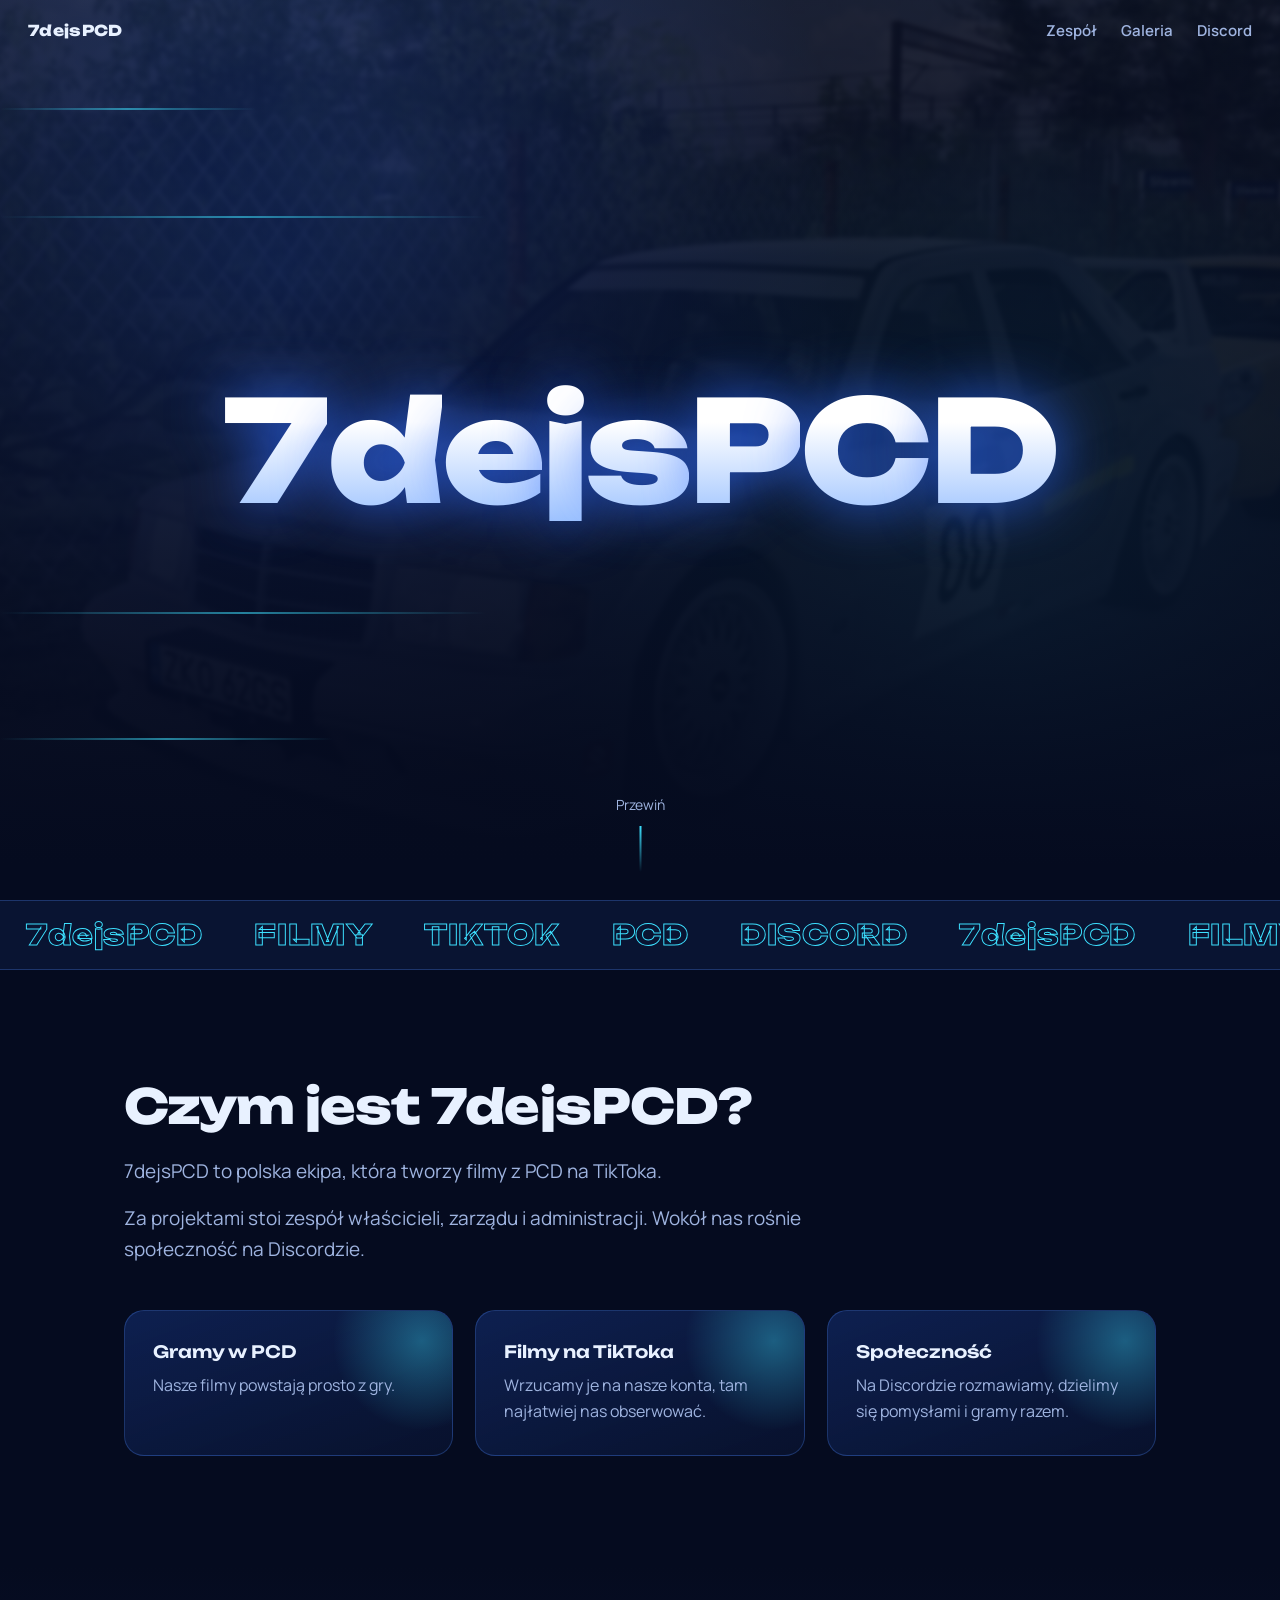
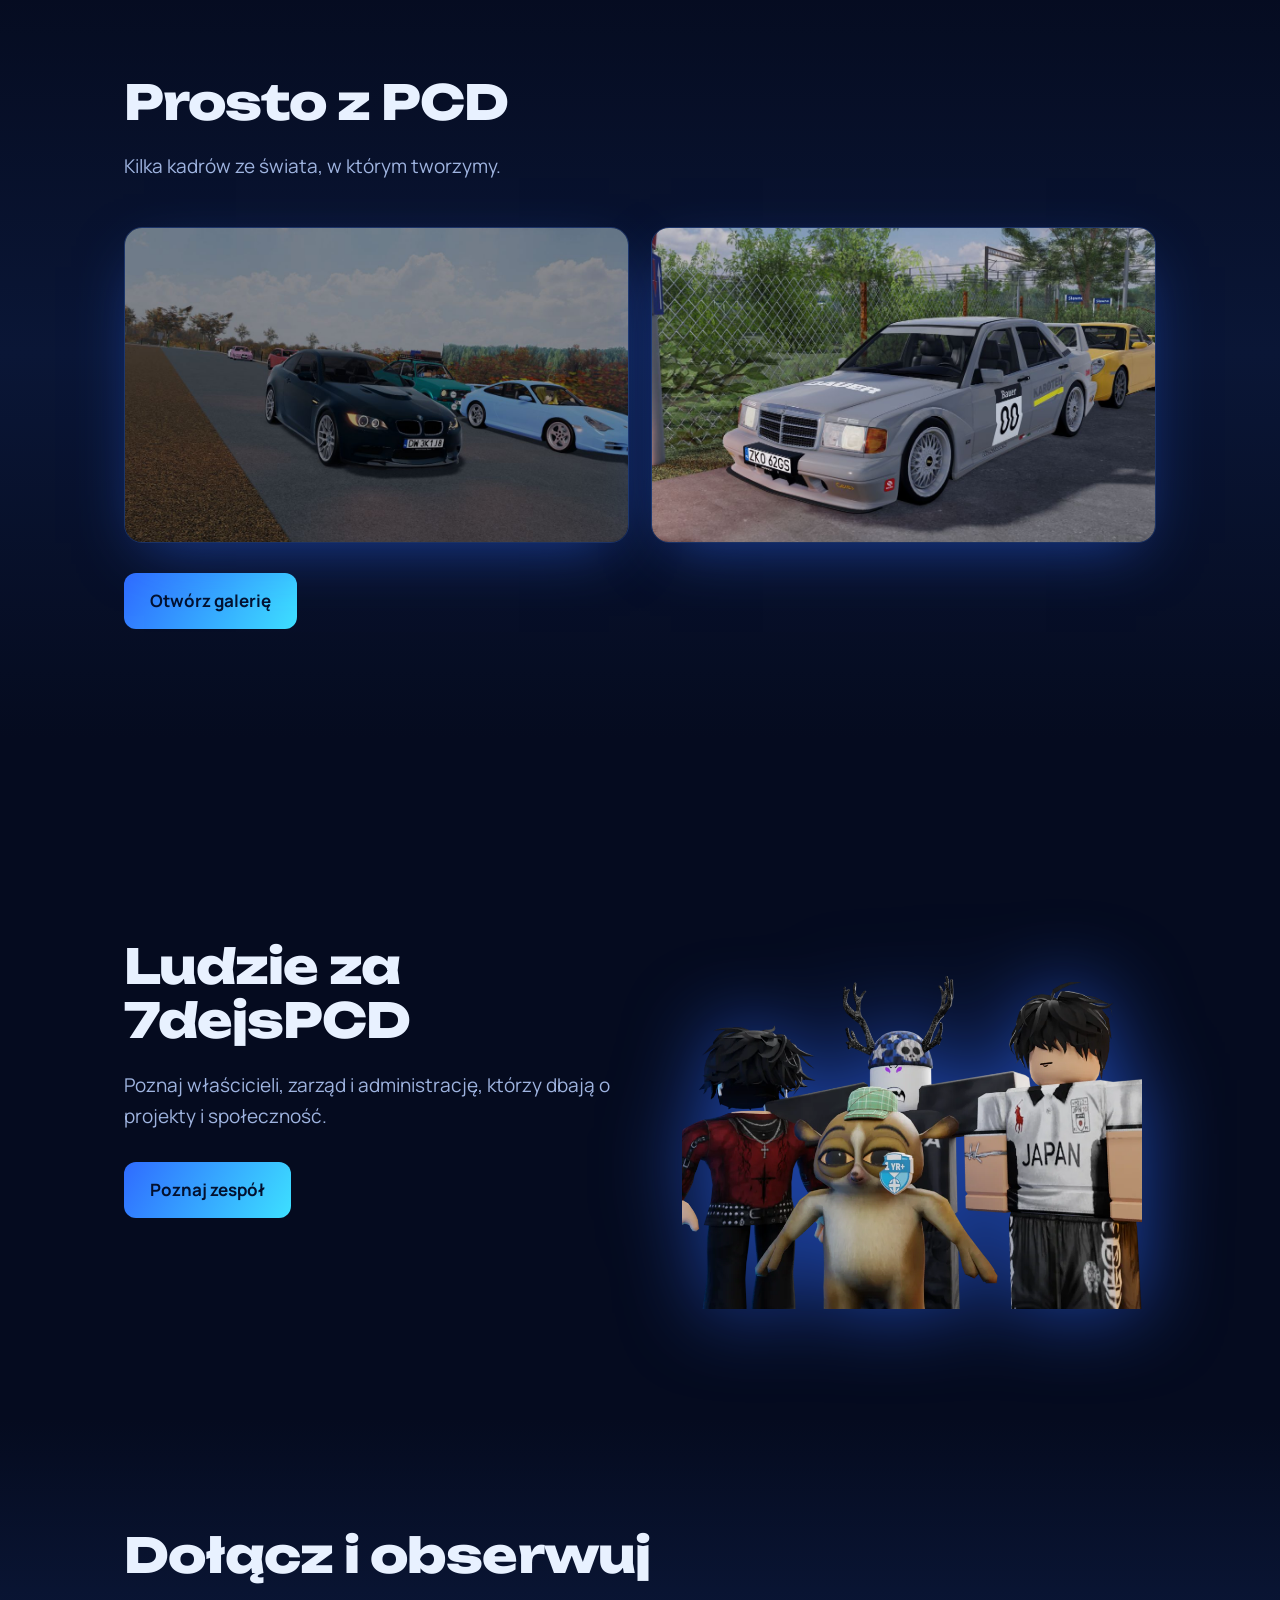
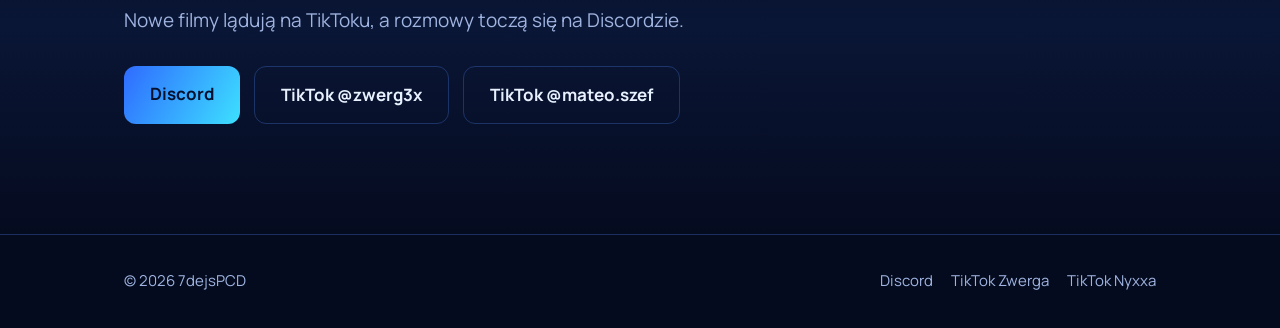
<file: index.html>
<!DOCTYPE html>
<html lang="pl"><head><meta charset="utf-8"><meta name="viewport" content="width=device-width, initial-scale=1">
<title>7dejsPCD</title><meta name="description" content="7dejsPCD – polska ekipa tworząca filmy z PCD na TikToka.">
<link rel="preconnect" href="https://fonts.googleapis.com"><link rel="preconnect" href="https://fonts.gstatic.com" crossorigin><link href="https://fonts.googleapis.com/css2?family=Manrope:wght@400;600;700;800&family=Unbounded:wght@600;800&display=swap" rel="stylesheet"><link rel="stylesheet" href="style.css"><link rel="icon" href="data:image/svg+xml,%3Csvg xmlns=%27http://www.w3.org/2000/svg%27 viewBox=%270 0 64 64%27%3E%3Crect width=%2764%27 height=%2764%27 rx=%2714%27 fill=%27%23050b1f%27/%3E%3Ctext x=%2732%27 y=%2744%27 font-size=%2734%27 font-family=%27Arial%27 font-weight=%27900%27 text-anchor=%27middle%27 fill=%27%233de0ff%27%3E7D%3C/text%3E%3C/svg%3E"><meta name="theme-color" content="#050b1f"><meta property="og:title" content="7dejsPCD"><meta property="og:description" content="Polska ekipa tworząca filmy z PCD na TikToka."><meta property="og:image" content="https://dsiadi.xyz/auto2.jpg"></head><body>
<nav><a class="logo" href="/">7dejsPCD</a><div class="links"><a href="zespol">Zespół</a><a href="galeria">Galeria</a><a href="https://discord.gg/8bWtaPtUAr">Discord</a></div></nav>
<header class="hero"><div class="bg"></div><div class="streak s1"></div><div class="streak s2"></div><div class="streak s3"></div><div class="streak s4"></div>
<h1 data-split>7dejsPCD</h1><a class="cue" href="#o-nas"><span>Przewiń</span><i></i></a></header>
<div class="ribbon" aria-hidden="true"><div><span>7dejsPCD</span><span>FILMY</span><span>TIKTOK</span><span>PCD</span><span>DISCORD</span><span>7dejsPCD</span><span>FILMY</span><span>TIKTOK</span><span>PCD</span><span>DISCORD</span><span>7dejsPCD</span><span>FILMY</span><span>TIKTOK</span><span>PCD</span><span>DISCORD</span><span>7dejsPCD</span><span>FILMY</span><span>TIKTOK</span><span>PCD</span><span>DISCORD</span><span>7dejsPCD</span><span>FILMY</span><span>TIKTOK</span><span>PCD</span><span>DISCORD</span><span>7dejsPCD</span><span>FILMY</span><span>TIKTOK</span><span>PCD</span><span>DISCORD</span><span>7dejsPCD</span><span>FILMY</span><span>TIKTOK</span><span>PCD</span><span>DISCORD</span><span>7dejsPCD</span><span>FILMY</span><span>TIKTOK</span><span>PCD</span><span>DISCORD</span></div></div>

<section id="o-nas"><div class="wrap">
<h2 class="reveal">Czym jest 7dejsPCD?</h2>
<p class="lead reveal" style="--d:.1s">7dejsPCD to polska ekipa, która tworzy filmy z PCD na TikToka.</p>
<p class="lead reveal" style="--d:.2s">Za projektami stoi zespół właścicieli, zarządu i administracji. Wokół nas rośnie społeczność na Discordzie.</p>
<div class="cards">
<div class="card reveal"><h3>Gramy w PCD</h3><p>Nasze filmy powstają prosto z gry.</p></div>
<div class="card reveal" style="--d:.12s"><h3>Filmy na TikToka</h3><p>Wrzucamy je na nasze konta, tam najłatwiej nas obserwować.</p></div>
<div class="card reveal" style="--d:.24s"><h3>Społeczność</h3><p>Na Discordzie rozmawiamy, dzielimy się pomysłami i gramy razem.</p></div>
</div></div></section>

<section class="alt"><div class="wrap">
<h2 class="reveal">Prosto z PCD</h2>
<p class="lead reveal" style="--d:.1s">Kilka kadrów ze świata, w którym tworzymy.</p>
<div class="shots">
<figure class="shot reveal"><img src="auto1.jpg" alt="Ciemne BMW M3 i inne auta na torze" loading="lazy"></figure>
<figure class="shot reveal" style="--d:.15s"><img src="auto2.jpg" alt="Szary Mercedes 190 z naklejkami wyścigowymi" loading="lazy"></figure>
</div>
<div class="row reveal"><a class="btn" href="galeria">Otwórz galerię</a></div>
</div></section>

<section><div class="wrap split">
<div><h2 class="reveal">Ludzie za 7dejsPCD</h2>
<p class="lead reveal" style="--d:.1s">Poznaj właścicieli, zarząd i administrację, którzy dbają o projekty i społeczność.</p>
<div class="row reveal" style="--d:.2s"><a class="btn" href="zespol">Poznaj zespół</a></div></div>
<img class="avatars reveal" src="avatary.webp" alt="Postacie członków zespołu 7dejsPCD" loading="lazy">
</div></section>

<section class="alt"><div class="wrap">
<h2 class="reveal">Dołącz i obserwuj</h2>
<p class="lead reveal" style="--d:.1s">Nowe filmy lądują na TikToku, a rozmowy toczą się na Discordzie.</p>
<div class="stats reveal" id="dc-stats" style="--d:.15s" hidden>
<div class="stat"><b id="dc-total">0</b><span>członków na Discordzie</span></div>
<div class="stat"><b id="dc-online">0</b><span><i class="dot"></i>online teraz</span></div>
</div>
<div class="row reveal" style="--d:.2s"><a class="btn" href="https://discord.gg/8bWtaPtUAr">Discord</a><a class="btn ghost" href="https://www.tiktok.com/@zwerg3x">TikTok @zwerg3x</a><a class="btn ghost" href="https://www.tiktok.com/@mateo.szef">TikTok @mateo.szef</a></div>
</div></section>
<footer><div class="wrap"><span>© 2026 7dejsPCD</span><span><a href="https://discord.gg/8bWtaPtUAr">Discord</a><a href="https://www.tiktok.com/@zwerg3x">TikTok Zwerga</a><a href="https://www.tiktok.com/@mateo.szef">TikTok Nyxxa</a></span></div></footer>
<script src="main.js"></script></body></html>
</file>
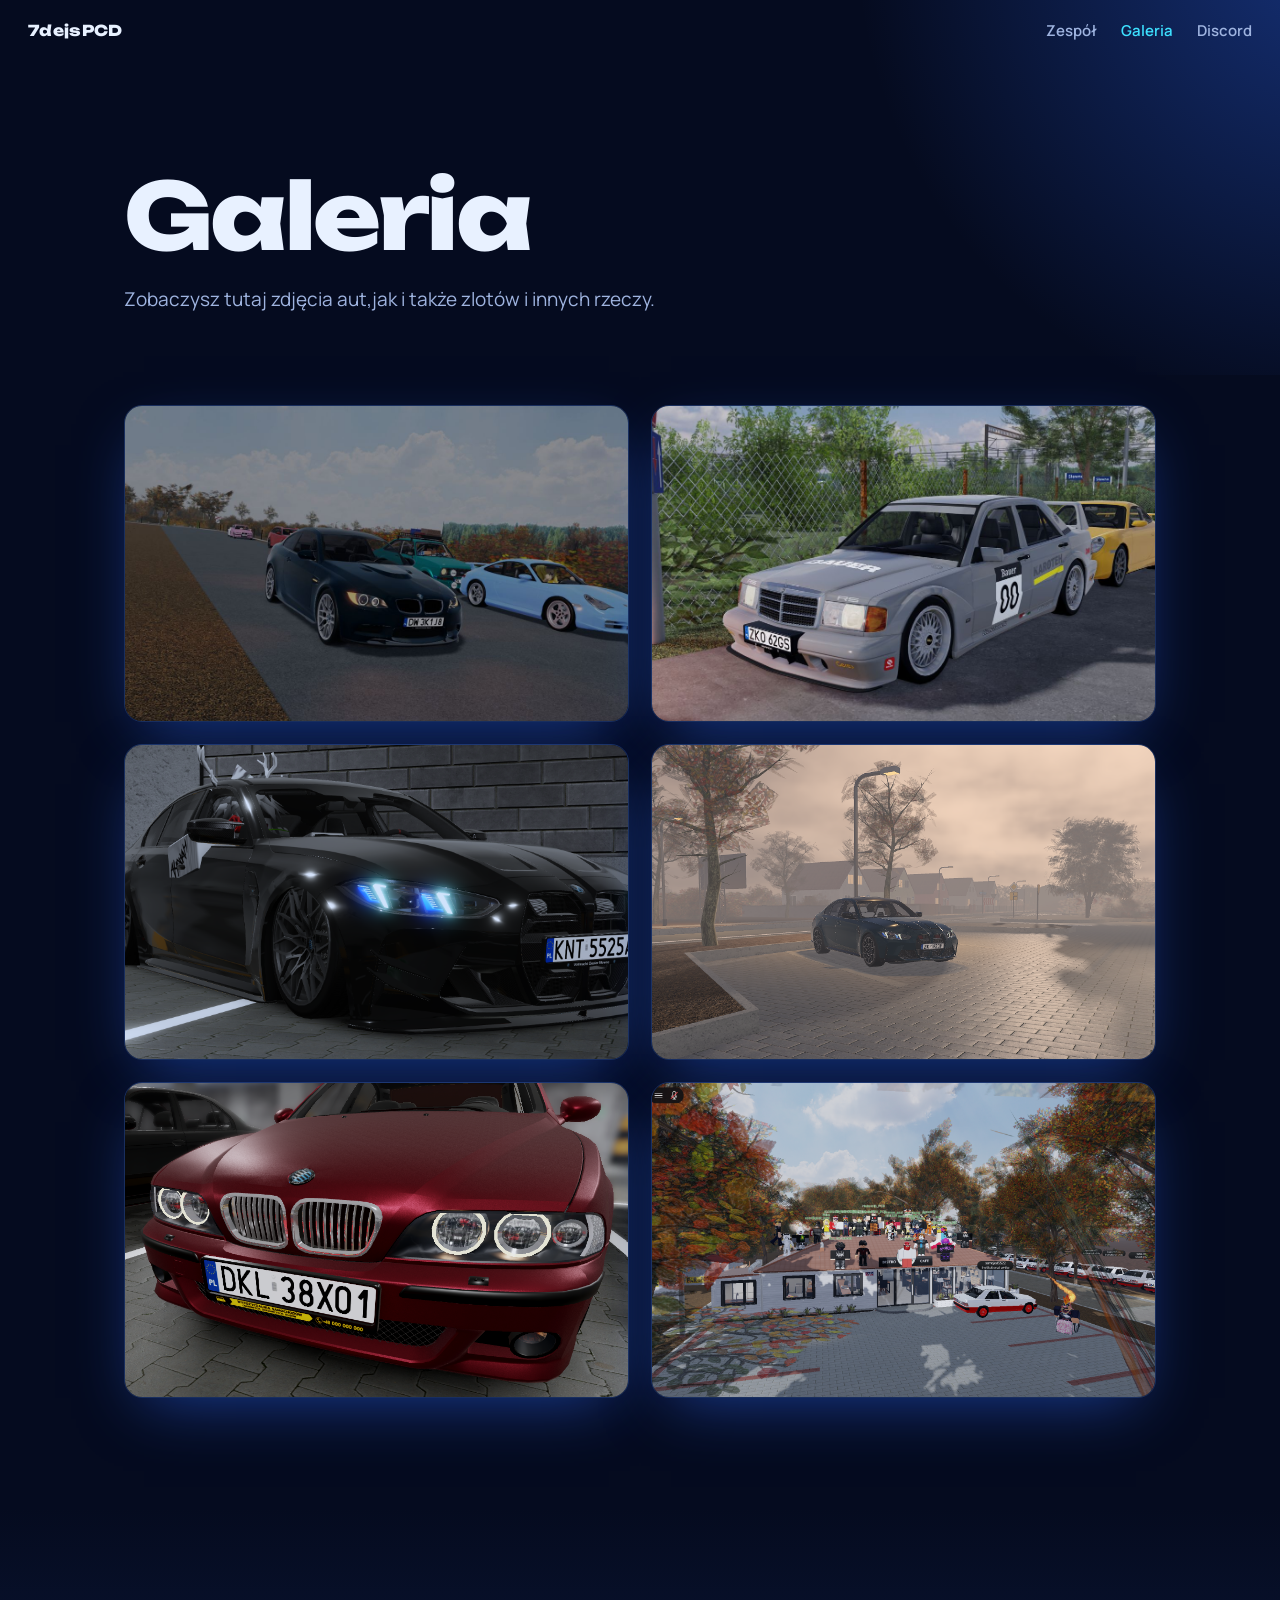
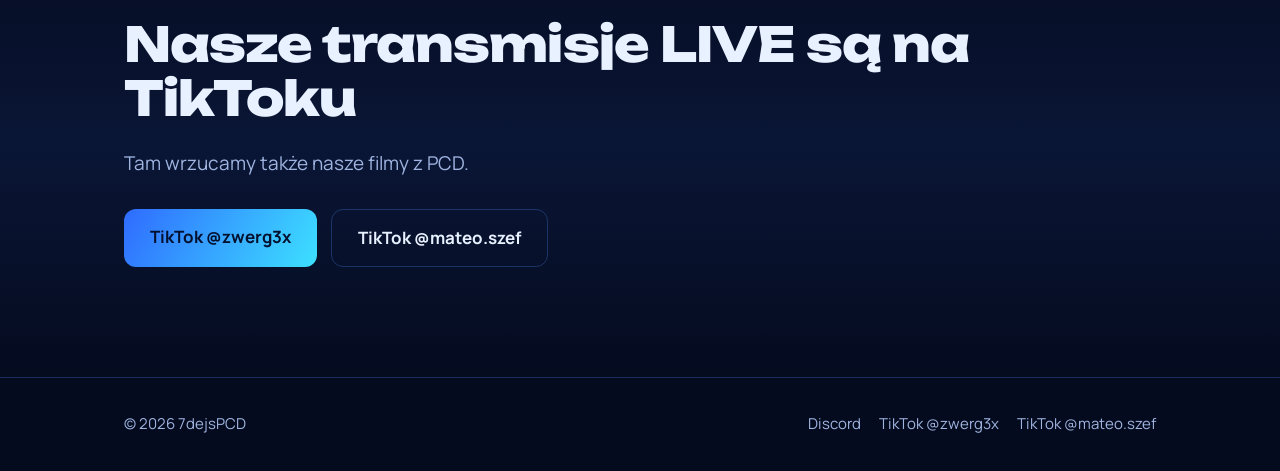
<file: galeria.html>
<!DOCTYPE html>
<html lang="pl"><head><meta charset="utf-8"><meta name="viewport" content="width=device-width, initial-scale=1">
<title>Galeria – 7dejsPCD</title><meta name="description" content="Kadry z PCD.">
<link rel="preconnect" href="https://fonts.googleapis.com"><link rel="preconnect" href="https://fonts.gstatic.com" crossorigin><link href="https://fonts.googleapis.com/css2?family=Manrope:wght@400;600;700;800&family=Unbounded:wght@600;800&display=swap" rel="stylesheet"><link rel="stylesheet" href="style.css"><link rel="icon" href="data:image/svg+xml,%3Csvg xmlns=%27http://www.w3.org/2000/svg%27 viewBox=%270 0 64 64%27%3E%3Crect width=%2764%27 height=%2764%27 rx=%2714%27 fill=%27%23050b1f%27/%3E%3Ctext x=%2732%27 y=%2744%27 font-size=%2734%27 font-family=%27Arial%27 font-weight=%27900%27 text-anchor=%27middle%27 fill=%27%233de0ff%27%3E7D%3C/text%3E%3C/svg%3E"><meta name="theme-color" content="#050b1f"></head><body>
<nav><a class="logo" href="">7dejsPCD</a><div class="links"><a href="zespol">Zespół</a><a href="galeria" aria-current="page">Galeria</a><a href="https://discord.gg/8bWtaPtUAr">Discord</a></div></nav>
<header class="page-head"><div class="wrap"><h1 data-split>Galeria</h1>
<p class="lead reveal in">Zobaczysz tutaj zdjęcia aut,jak i także zlotów i innych rzeczy.</p></div></header>
<section style="padding-top:30px"><div class="wrap"><div class="shots" style="margin-top:0">
<figure class="shot reveal"><img src="auto1.jpg" alt="Ciemne BMW M3 i inne auta na torze" loading="lazy"></figure>
<figure class="shot reveal" style="--d:.15s"><img src="auto2.jpg" alt="Szary Mercedes 190 z naklejkami wyścigowymi" loading="lazy"></figure>
<figure class="shot reveal"><img src="adminka.png" alt="BMW limitka" loading="lazy"></figure>
<figure class="shot reveal"><img src="Zrzut_ekranu_2026-11-18_201459.png" alt="Autko" loading="lazy"></figure>  
<figure class="shot reveal"><img src="Zrzut_ekranu_2026-11-08_194232.png" alt="Autko" loading="lazy"></figure>  
<figure class="shot reveal"><img src="RobloxScreenShot20261111_195843735.png" alt="Zlot niepodległościowy" loading="lazy"></figure>    
</div></div></section>
<section class="alt"><div class="wrap"><h2 class="reveal">Nasze transmisje LIVE są na TikToku</h2>
<p class="lead reveal" style="--d:.1s">Tam wrzucamy także nasze filmy z PCD.</p>
<div class="row reveal" style="--d:.2s"><a class="btn" href="https://www.tiktok.com/@zwerg3x">TikTok @zwerg3x</a><a class="btn ghost" href="https://www.tiktok.com/@mateo.szef">TikTok @mateo.szef</a></div></div></section>
<footer><div class="wrap"><span>© 2026 7dejsPCD</span><span><a href="https://discord.gg/8bWtaPtUAr">Discord</a><a href="https://www.tiktok.com/@zwerg3x">TikTok @zwerg3x</a><a href="https://www.tiktok.com/@mateo.szef">TikTok @mateo.szef</a></span></div></footer>
<script src="main.js"></script></body></html>
</file>
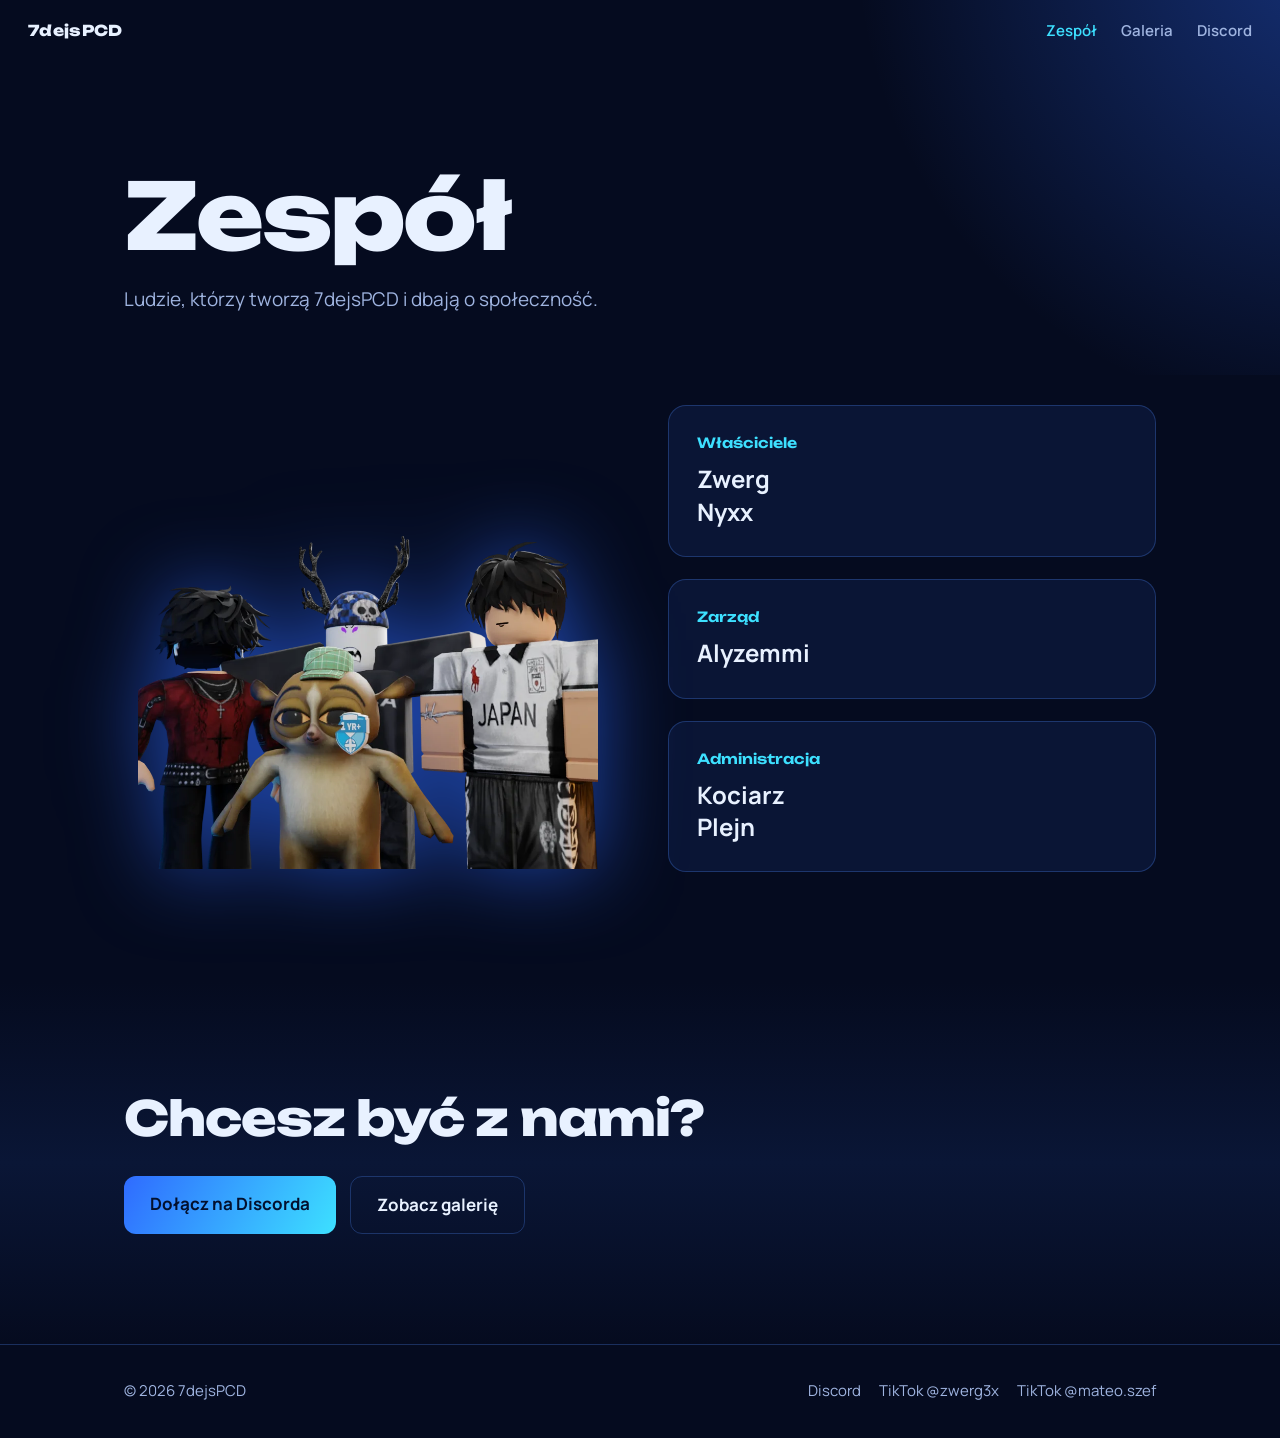
<file: zespol.html>
<!DOCTYPE html>
<html lang="pl"><head><meta charset="utf-8"><meta name="viewport" content="width=device-width, initial-scale=1">
<title>Zespół – 7dejsPCD</title><meta name="description" content="Właściciele, zarząd i administracja 7dejsPCD.">
<link rel="preconnect" href="https://fonts.googleapis.com"><link rel="preconnect" href="https://fonts.gstatic.com" crossorigin><link href="https://fonts.googleapis.com/css2?family=Manrope:wght@400;600;700;800&family=Unbounded:wght@600;800&display=swap" rel="stylesheet"><link rel="stylesheet" href="style.css"><link rel="icon" href="data:image/svg+xml,%3Csvg xmlns=%27http://www.w3.org/2000/svg%27 viewBox=%270 0 64 64%27%3E%3Crect width=%2764%27 height=%2764%27 rx=%2714%27 fill=%27%23050b1f%27/%3E%3Ctext x=%2732%27 y=%2744%27 font-size=%2734%27 font-family=%27Arial%27 font-weight=%27900%27 text-anchor=%27middle%27 fill=%27%233de0ff%27%3E7D%3C/text%3E%3C/svg%3E"><meta name="theme-color" content="#050b1f"></head><body>
<nav><a class="logo" href="">7dejsPCD</a><div class="links"><a href="zespol" aria-current="page">Zespół</a><a href="galeria">Galeria</a><a href="https://discord.gg/8bWtaPtUAr">Discord</a></div></nav>
<header class="page-head"><div class="wrap"><h1 data-split>Zespół</h1>
<p class="lead reveal in">Ludzie, którzy tworzą 7dejsPCD i dbają o społeczność.</p></div></header>
<section style="padding-top:30px"><div class="wrap split">
<img class="avatars reveal" src="avatary.webp" alt="Postacie członków zespołu 7dejsPCD">
<div class="teams" style="grid-template-columns:1fr;margin-top:0">
<div class="team reveal"><h3>Właściciele</h3><p>Zwerg<br>Nyxx</p></div>
<div class="team reveal" style="--d:.12s"><h3>Zarząd</h3><p>Alyzemmi</p></div>
<div class="team reveal" style="--d:.24s"><h3>Administracja</h3><p>Kociarz<br>Plejn</p></div>
</div></div></section>
<section class="alt"><div class="wrap"><h2 class="reveal">Chcesz być z nami?</h2>
<div class="row reveal"><a class="btn" href="https://discord.gg/8bWtaPtUAr">Dołącz na Discorda</a><a class="btn ghost" href="galeria">Zobacz galerię</a></div></div></section>
<footer><div class="wrap"><span>© 2026 7dejsPCD</span><span><a href="https://discord.gg/8bWtaPtUAr">Discord</a><a href="https://www.tiktok.com/@zwerg3x">TikTok @zwerg3x</a><a href="https://www.tiktok.com/@mateo.szef">TikTok @mateo.szef</a></span></div></footer>
<script src="main.js"></script></body></html>
</file>
<file: style.css>
:root{--bg:#050b1f;--bg2:#0a1636;--blue:#2f6bff;--cyan:#3de0ff;--text:#e8f1ff;--muted:#9fb4e0;--line:rgba(80,140,255,.28);
--head:"Unbounded","Trebuchet MS",sans-serif;--body:"Manrope","Segoe UI",Arial,sans-serif}
*{box-sizing:border-box;margin:0}
html{scroll-behavior:smooth}
body{background:var(--bg);color:var(--text);font:400 17px/1.65 var(--body);overflow-x:hidden}
a{color:inherit}
:focus-visible{outline:3px solid var(--cyan);outline-offset:3px;border-radius:6px}
.wrap{max-width:1080px;margin:0 auto;padding:0 24px}

nav{position:fixed;inset:0 0 auto 0;z-index:10;display:flex;justify-content:space-between;align-items:center;padding:16px 28px;transition:background .3s,backdrop-filter .3s}
nav.solid{background:rgba(5,11,31,.78);backdrop-filter:blur(12px);border-bottom:1px solid var(--line)}
nav .logo{font:800 15px var(--head);text-decoration:none;letter-spacing:.02em}
nav .links a{text-decoration:none;color:var(--muted);font-weight:600;margin-left:24px;font-size:15px;transition:color .2s}
nav .links a:hover,nav .links a[aria-current]{color:var(--cyan)}

.hero{position:relative;min-height:100svh;display:grid;place-items:center;text-align:center;overflow:hidden;padding:0 20px}
.hero::before{content:"";position:absolute;width:140vmax;height:140vmax;left:50%;top:50%;margin:-70vmax;
background:radial-gradient(circle at 30% 40%,rgba(47,107,255,.55),transparent 35%),radial-gradient(circle at 70% 60%,rgba(61,224,255,.35),transparent 32%);
animation:drift 22s linear infinite}
.streak{position:absolute;left:0;height:2px;width:38vw;background:linear-gradient(90deg,transparent,var(--cyan),transparent);opacity:.55;animation:streak 5s linear infinite}
.s1{top:24%}.s2{top:68%;animation-delay:-2s;animation-duration:6.5s}.s3{top:82%;animation-delay:-3.5s;width:26vw}.s4{top:12%;animation-delay:-1s;animation-duration:7.5s;width:20vw}
.hero h1{position:relative;font:800 clamp(40px,11vw,150px)/1 var(--head);letter-spacing:-.03em;text-shadow:0 0 50px rgba(47,107,255,.9),0 0 120px rgba(61,224,255,.35)}
.ch{display:inline-block;opacity:0;transform:translateY(60px) scale(.9);animation:rise .8s cubic-bezier(.2,.9,.3,1) forwards;animation-delay:calc(var(--i)*.07s + .2s)}
.cue{position:absolute;bottom:28px;left:50%;transform:translateX(-50%);display:grid;justify-items:center;gap:10px;color:var(--muted);font-size:14px;text-decoration:none}
.cue i{width:2px;height:46px;background:linear-gradient(var(--cyan),transparent);animation:cue 1.8s ease-in-out infinite}

section{padding:110px 0}
.alt{background:linear-gradient(180deg,var(--bg),var(--bg2) 50%,var(--bg))}
h2{font:800 clamp(28px,4.6vw,48px)/1.12 var(--head);letter-spacing:-.02em;margin-bottom:22px}
.lead{color:var(--muted);font-size:19px;max-width:60ch}
.lead+.lead{margin-top:16px}
.split{display:grid;grid-template-columns:1fr 1fr;gap:56px;align-items:center}
.shots{display:grid;grid-template-columns:1fr 1fr;gap:22px;margin-top:44px}
.shot{border-radius:18px;overflow:hidden;border:1px solid var(--line);box-shadow:0 20px 60px -20px rgba(47,107,255,.55)}
.shot img{display:block;width:100%;height:100%;object-fit:cover;aspect-ratio:16/10;transition:transform .6s}
.shot:hover img{transform:scale(1.06)}
.avatars{width:100%;max-width:460px;justify-self:center;filter:drop-shadow(0 0 40px rgba(47,107,255,.6));animation:float 6s ease-in-out infinite}
.btn{display:inline-block;padding:14px 26px;border-radius:12px;font-weight:700;text-decoration:none;background:linear-gradient(120deg,var(--blue),var(--cyan));color:#03102e;transition:transform .2s,box-shadow .2s}
.btn:hover{transform:translateY(-3px);box-shadow:0 12px 30px -8px rgba(61,224,255,.7)}
.btn.ghost{background:transparent;color:var(--text);border:1px solid var(--line)}
.btn.ghost:hover{border-color:var(--cyan);box-shadow:none}
.row{display:flex;flex-wrap:wrap;gap:14px;margin-top:30px}
.teams{display:grid;grid-template-columns:repeat(auto-fit,minmax(240px,1fr));gap:22px;margin-top:40px}
.team{padding:28px;border-radius:18px;border:1px solid var(--line);background:rgba(20,40,95,.35);transition:transform .3s,border-color .3s}
.team:hover{transform:translateY(-6px);border-color:var(--cyan)}
.team h3{font:600 14px var(--head);color:var(--cyan);margin-bottom:12px}
.team p{font-size:24px;font-weight:700;line-height:1.35}
.page-head{padding:170px 0 60px;position:relative;overflow:hidden}
.page-head::before{content:"";position:absolute;width:90vmax;height:90vmax;left:60%;top:-50vmax;background:radial-gradient(circle,rgba(47,107,255,.4),transparent 60%)}
.page-head h1{position:relative;font:800 clamp(36px,8vw,92px)/1 var(--head);letter-spacing:-.03em}
.page-head .lead{position:relative;margin-top:22px}
footer{border-top:1px solid var(--line);padding:34px 0;color:var(--muted);font-size:15px}
footer .wrap{display:flex;flex-wrap:wrap;gap:12px 28px;justify-content:space-between}
footer a{text-decoration:none;margin-left:18px}footer a:hover{color:var(--cyan)}

.reveal{opacity:0;transform:translateY(46px);transition:opacity .9s,transform .9s cubic-bezier(.2,.8,.2,1);transition-delay:var(--d,0s)}
.reveal.in{opacity:1;transform:none}
@keyframes rise{to{opacity:1;transform:none}}
@keyframes streak{from{transform:translateX(-60vw)}to{transform:translateX(130vw)}}
@keyframes drift{to{transform:rotate(360deg)}}
@keyframes cue{0%,100%{transform:scaleY(.4);transform-origin:top}50%{transform:scaleY(1)}}
@keyframes float{50%{transform:translateY(-14px)}}
@media (max-width:760px){.split,.shots{grid-template-columns:1fr}section{padding:80px 0}nav .links a{margin-left:14px;font-size:14px}}
@media (prefers-reduced-motion:reduce){*{animation:none!important;transition:none!important}.ch,.reveal{opacity:1;transform:none}html{scroll-behavior:auto}}

/* v2 – dopracowanie wyglądu */
.hero .bg{position:absolute;inset:0;background:url(auto2.jpg) center/cover;opacity:.22;filter:saturate(.6) blur(2px);transform:scale(1.08);animation:zoom 24s ease-in-out infinite alternate}
.hero::after{content:"";position:absolute;inset:0;background:linear-gradient(180deg,rgba(5,11,31,.35),var(--bg) 96%)}
.hero h1,.cue,.streak{z-index:2}
.hero h1 .ch{background:linear-gradient(180deg,#fff 30%,#9fc4ff);-webkit-background-clip:text;background-clip:text;color:transparent;text-shadow:none;filter:drop-shadow(0 0 28px rgba(47,107,255,.85))}
.ribbon{overflow:hidden;border-block:1px solid var(--line);background:rgba(20,40,95,.3);padding:16px 0;white-space:nowrap}
.ribbon div{display:inline-block;font:800 clamp(18px,3vw,28px) var(--head);letter-spacing:.02em;color:transparent;-webkit-text-stroke:1px var(--cyan);animation:marq 28s linear infinite}
.ribbon span{margin:0 26px}
.cards{display:grid;grid-template-columns:repeat(auto-fit,minmax(250px,1fr));gap:22px;margin-top:44px}
.card{position:relative;padding:30px 28px;border-radius:20px;background:linear-gradient(160deg,rgba(47,107,255,.22),rgba(10,22,54,.6));border:1px solid var(--line);overflow:hidden;transition:transform .35s,border-color .35s,box-shadow .35s}
.card::before{content:"";position:absolute;width:180px;height:180px;right:-60px;top:-60px;background:radial-gradient(circle,rgba(61,224,255,.35),transparent 70%)}
.card:hover{transform:translateY(-8px);border-color:var(--cyan);box-shadow:0 24px 50px -24px rgba(61,224,255,.6)}
.card h3{font:600 17px var(--head);margin-bottom:10px;position:relative}
.card p{color:var(--muted);font-size:16px;position:relative}
.shot figcaption{padding:12px 16px;font-size:14px;color:var(--muted);background:rgba(5,11,31,.85)}
.shot{margin:0;position:relative}
.nav-solid{}
@keyframes marq{to{transform:translateX(-50%)}}
@keyframes zoom{to{transform:scale(1.2)}}

/* licznik Discorda */
.stats{display:flex;flex-wrap:wrap;gap:18px;margin-top:34px}
.stats[hidden]{display:none}
.stat{padding:18px 26px;border-radius:16px;border:1px solid var(--line);background:linear-gradient(160deg,rgba(47,107,255,.22),rgba(10,22,54,.6));min-width:190px}
.stat b{display:block;font:800 clamp(30px,5vw,44px)/1.1 var(--head);color:var(--cyan);text-shadow:0 0 30px rgba(61,224,255,.45)}
.stat span{color:var(--muted);font-size:15px;display:inline-flex;align-items:center;gap:8px}
.dot{width:9px;height:9px;border-radius:50%;background:#4be08a;box-shadow:0 0 10px #4be08a;animation:pulse2 1.8s ease-in-out infinite}
@keyframes pulse2{50%{opacity:.4}}
</file>
